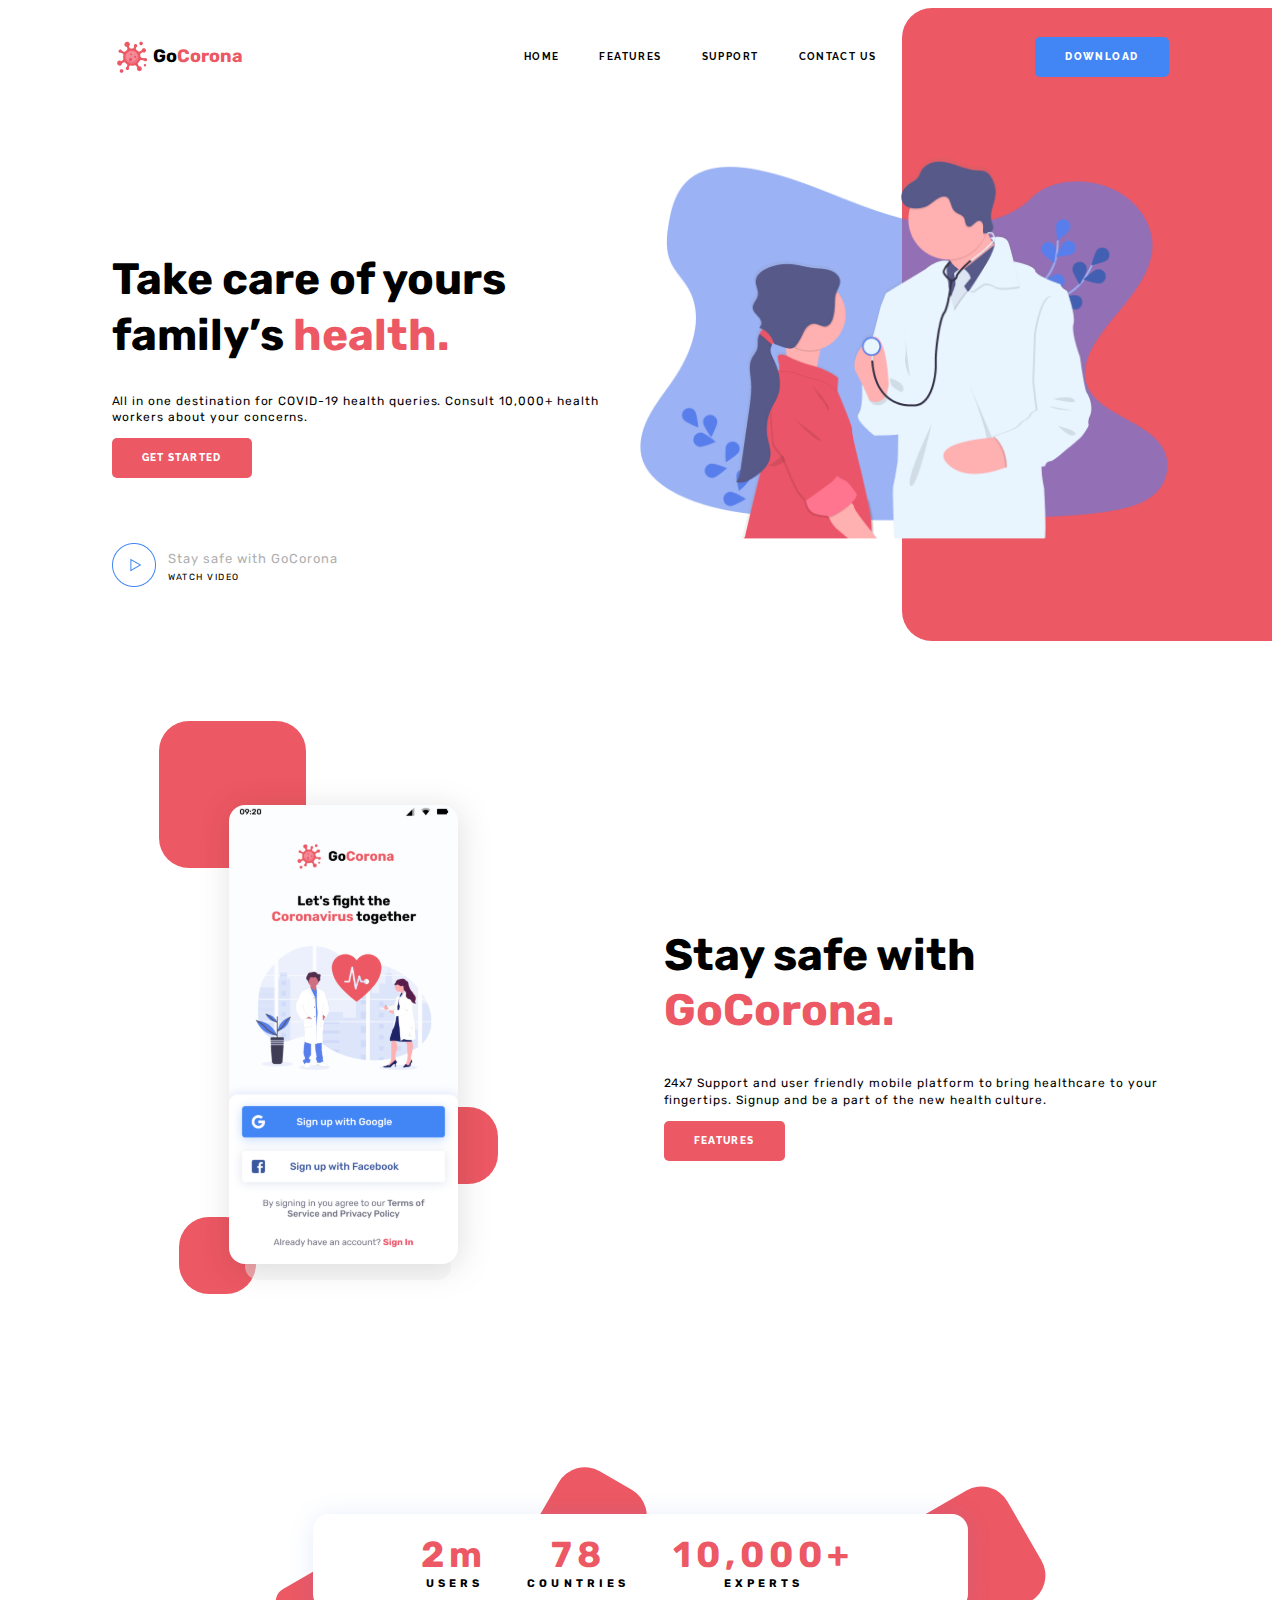
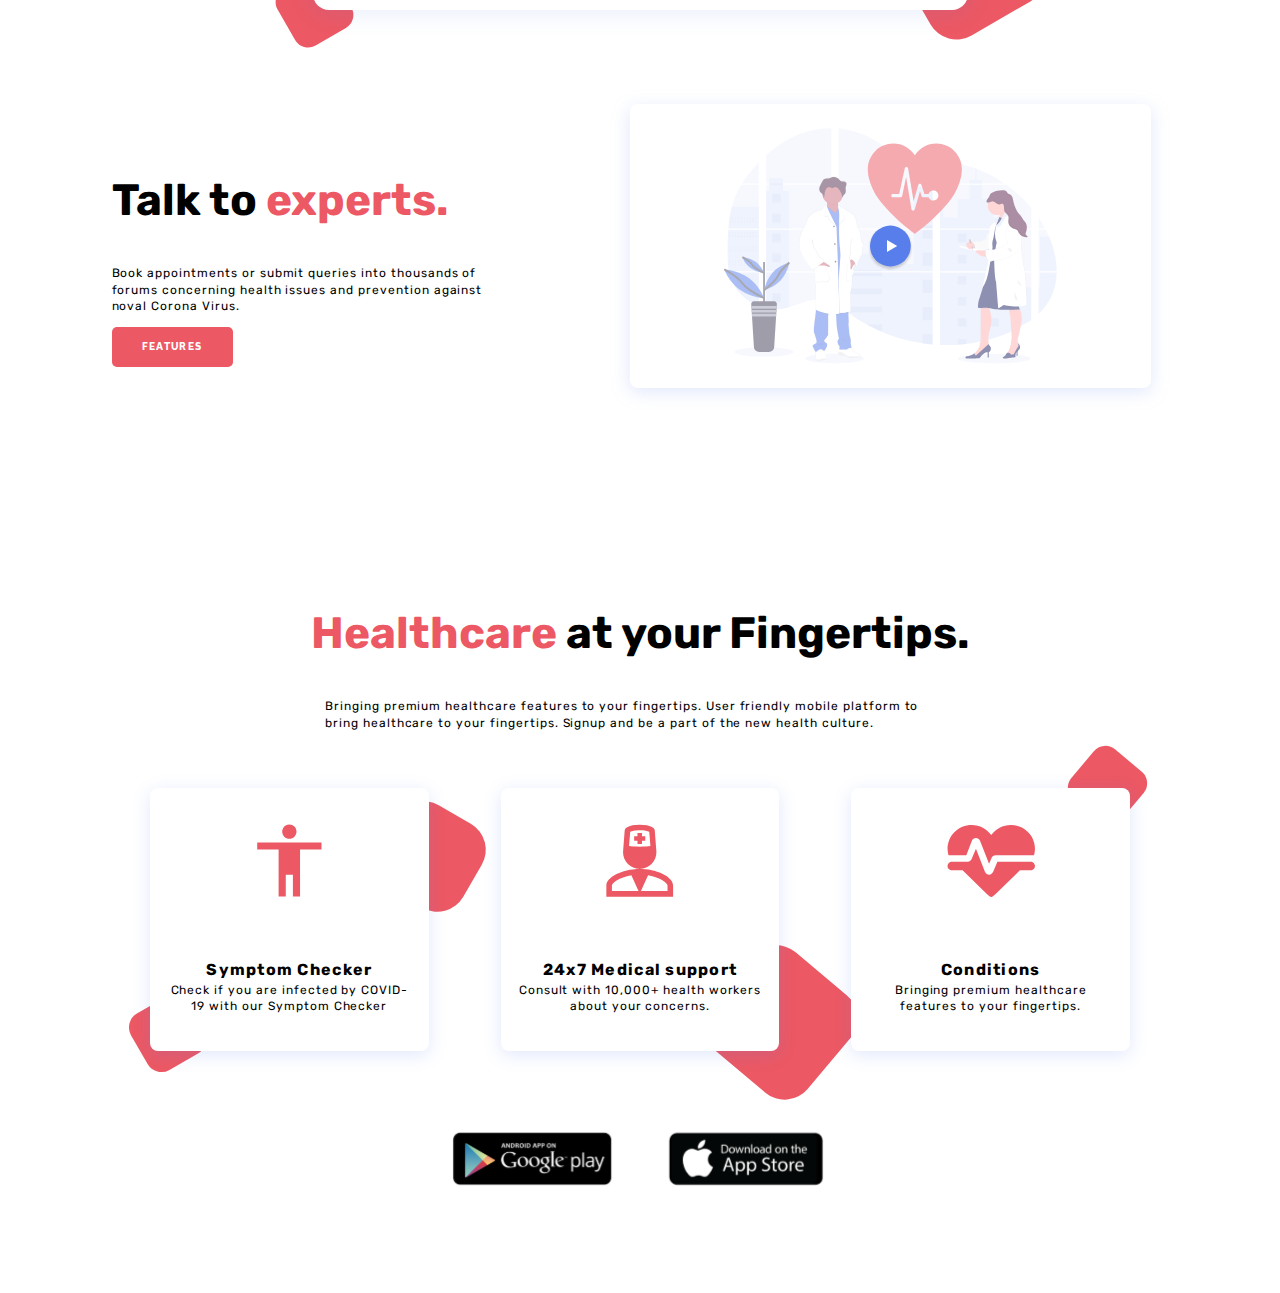
<file: src/index.html>
<!DOCTYPE html>
<html lang="en">
<head>
    <meta charset="UTF-8">
    <meta name="viewport" content="width=device-width, initial-scale=1.0">
    <title>GoCorona Landing Page</title>
    <link rel="preconnect" href="https://fonts.googleapis.com">
<link rel="preconnect" href="https://fonts.gstatic.com" crossorigin>
<link href="https://fonts.googleapis.com/css2?family=Raleway:ital,wght@0,100..900;1,100..900&display=swap" rel="stylesheet">

<link rel="preconnect" href="https://fonts.googleapis.com">
<link rel="preconnect" href="https://fonts.gstatic.com" crossorigin>
<link href="https://fonts.googleapis.com/css2?family=Rubik:ital,wght@0,300..900;1,300..900&display=swap" rel="stylesheet">

    <link rel="stylesheet" href="style.css">
</head>

<body>
    <div class="wrapper">

        <header class="header">
            <div class="header__container">
                <img src="./assets/Group 1.svg">
                <h1 class="header__text">Go<span>Corona</span></h1>
                <nav class="header__menu menu">
                    <ul class="menu__list">
                        <li class="menu__item">Home</li>
                        <li class="menu__item">Features</li>
                        <li class="menu__item">Support</li>
                        <li class="menu__item">Contact Us</li>

                        </li>
                    </ul>
                </nav>
                <div class="header__button">
                    <button class="button button__blue">Download</button>
                </div>
            </div>

        </header>

        <main class="main">

            <section class="get-started">
                <div class="get-started__container">
                    <div class="get-started__content">
                        <div class="block-text">
                            <h1 class="block-text__title">
                                Take care of yours family’s <span>health.</span>
                            </h1>
                            <div class="block-text__text">
                                All in one destination for COVID-19 health queries.  Consult 10,000+ health workers about your concerns.
                            </div>
                            <button class="block-text__button button">Get started</button>
                        </div>
                    </div>

                    <div class="get-started__image">
                        <img src="./assets/doctor_and_patient.png"> 
                    </div>

                    <!--вотч видео-->
                    <div class="get-started__video video-get-started">
                        <div class="video-get-started__icon">
                            <img src="./assets/play_button.png">
                        </div>
                        <div class="video-get-started__body">
                            <div class="video-get-started__title">Stay safe with GoCorona</div>
                            <div class="video-get-started__text">Watch video</div>
                        </div>
                    </div>
                </div>
            </section>

            <section class="stay-safe">
                <div class="stay-safe__container">
                    <div class="stay-safe__media">
                        <div class="media-stay-safe">
                            <div class="media-stay-safe__image">
                                <img src="./assets/app.svg">
                            </div>
                            <div class="media-stay-safe__item_1"></div>
                            <div class="media-stay-safe__item_2"></div>
                            <div class="media-stay-safe__item_3"></div>
                         </div>
                    </div>
                    <div class="stay-safe__content">
                        <div class="stay-safe__block-text block-text">
                            <h2 class="block-text__title">
                                Stay safe with <span>GoCorona.</span>
                            </h2>
                            <div class="block-text__text">
                                24x7 Support and user friendly mobile platform to bring healthcare to your fingertips. Signup and be a part of the new health culture.</div>                            </div>
                            <button class="block-text__button button">Features</button>
                        </div>
                    </div>
                </div> 
            </section>

            <section class = "experts">
                <div class="experts__container">
                    <div class="experts_statistics statistics-experts">
                        <div class="statistics-experts__body body-statistics-experts">
                            <div class="body-statistics-experts__item">
                                <div class="body-statistics-experts__value">2m</div>
                                <div class="body-statistics-experts__text">users</div>
                            </div>
                            <div class="body-statistics-experts__item">
                                <div class="body-statistics-experts__value">78</div>
                                <div class="body-statistics-experts__text">countries</div>
                            </div>
                            <div class="body-statistics-experts__item">
                                <div class="body-statistics-experts__value">10,000+</div>
                                <div class="body-statistics-experts__text">experts</div>
                            </div>

                        </div>
                        <div class="statistics-experts__decor statistics-experts__decor_1"></div>                      
                        <div class="statistics-experts__decor statistics-experts__decor_2"></div>
                        <div class="statistics-experts__decor statistics-experts__decor_3"></div>
                    </div>

                    <div class="experts__body">
                        <div class="experts__content">
                            <div class="experts__block-text block-text">
                                <h2 class="block-text__title">
                                    Talk to <span> experts.</span>
                                </h2>
                                <div class="block-text__text">
                                    Book appointments or submit queries into thousands of forums concerning health issues and prevention against noval Corona Virus. </div>                               
                                    <button class="block-text__button button">Features</button>
                            </div>
                        </div>
                        <div class="body-statistics-experts__video">
                            <img src="./assets/Group 26.svg" class="body-statistics-experts__background-img">
                            <!--<img src="./assets/play.svg" class="body-statistics-experts__button-play">-->
                        </div>
                    </div>
                </div>
            </section>

            <section class="healthcare">
                <div class="healthcare__container">
                    <div class="healthcare__block-text block-text block-text_center">
                        <h2 class="block-text__title">
                            <span>Healthcare </span>at your  Fingertips.
                        </h2>
                        <div class="block-text__text block-text__text_mw">
                            Bringing premium healthcare features to your fingertips. User friendly mobile platform to bring healthcare to your fingertips. Signup and be a part of the new health culture.</div>
                    </div>

                    <div class="healthcare__items">
                        <div class="healthcare__item item-healthcare item-healthcare-1">
                            <div class="item-healthcare__icon">
                                <img src="./assets/man.svg">
                            </div>
                            <div class="item-healthcare__title">
                                Symptom Checker
                            </div>
                            <div class="item-healthcare__text">
                                Check if you are infected by COVID-19 with our Symptom Checker
                            </div>
                        </div>

                        <div class="healthcare__item item-healthcare item-healthcare-2">
                            <div class="item-healthcare__icon">
                                <img src="./assets/doctor_icon.svg">
                            </div>
                            <div class="item-healthcare__title">
                                24x7 Medical support
                            </div>
                            <div class="item-healthcare__text">
                                Consult with 10,000+ health workers about your concerns.
                            </div>
                        </div>

                        <div class="healthcare__item item-healthcare item-healthcare-3">
                            <div class="item-healthcare__icon">
                                <img src="./assets/heart.svg">
                            </div>
                            <div class="item-healthcare__title">
                                Conditions
                            </div>
                            <div class="item-healthcare__text">
                                Bringing premium healthcare features to your fingertips.
                            </div>
                        </div>

                    </div>
                </div>
            </section>        
        </main>
        
        <footer class="footer">
            <div class="footer__container">
                <div class="footer__items">
                    <a href="" class="footer__item">
                        <img src="./assets/image 2.svg">
                    </a>
                    <a href="" class="footer__item">
                        <img src="./assets/image 1.svg">
                    </a>
                </div>
            </div>
        </footer>

    </div>
</body>

</html>
</file>
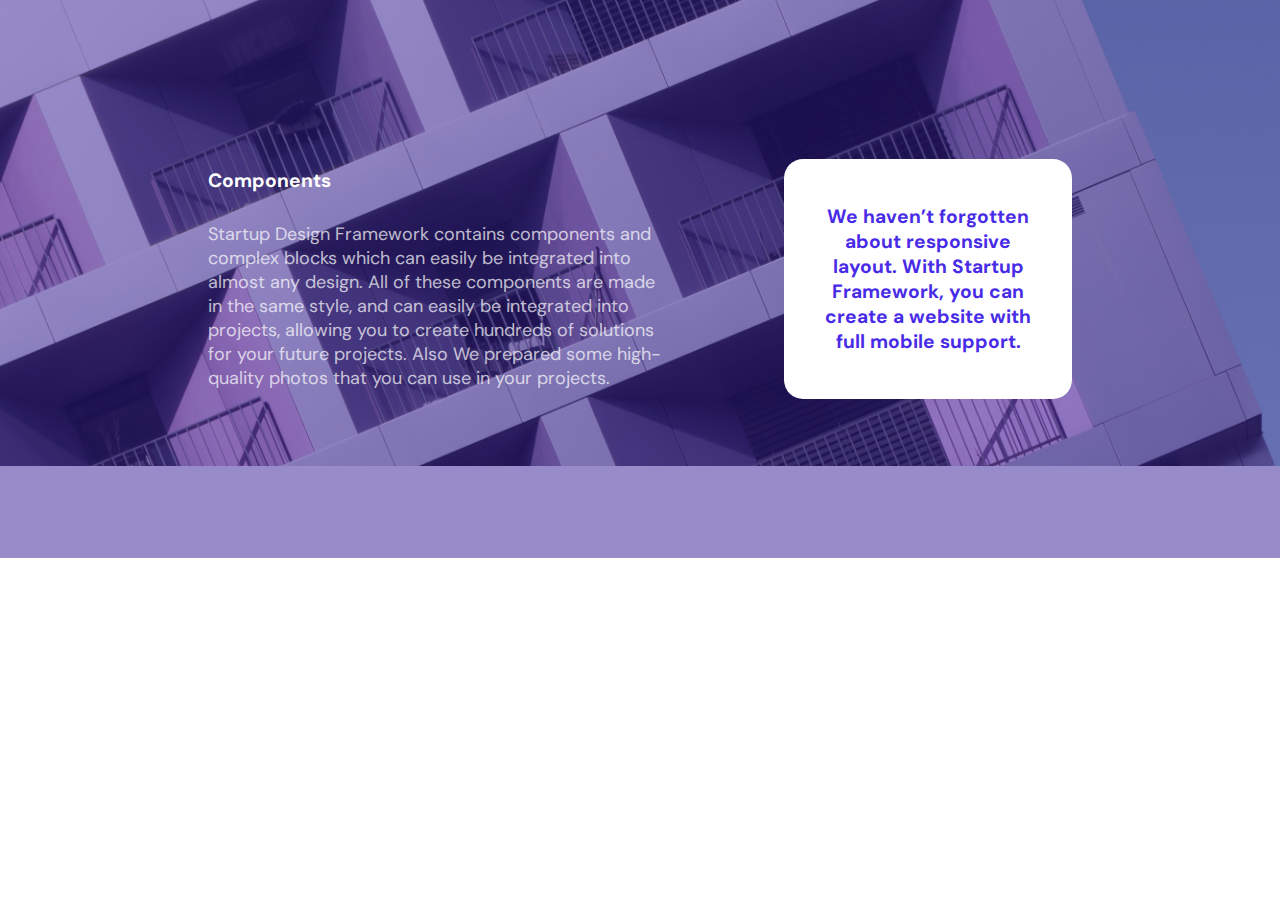
<file: src/contents/contents.html>
<!DOCTYPE html>
<html lang="en">
  <head>
    <meta charset="UTF-8" />
    <meta name="viewport" content="width=device-width, initial-scale=1.0" />
    <title>Contents</title>

    <link rel="stylesheet" href="./contents.css" />
    <link href="https://fonts.googleapis.com/css2?family=DM+Sans:ital,opsz,wght@0,9..40,100..1000;1,9..40,100..1000&display=swap" rel="stylesheet">
  </head>
  <body>
    <main>
        <div class="first">
            <h1 class="title">Components</h1>
            <p class="text">Startup Design Framework contains components and complex blocks which can easily be integrated into almost any design. 
                            All of these components are made in the same style, and can easily be integrated into projects, allowing you to create hundreds of solutions for your future projects.
                            Also We prepared some high-quality photos that you can use in your projects. </p>
        </div>
      <div class="block">
        <div class="block_text">
            We haven’t forgotten about responsive layout. With Startup Framework, you can create a website with full mobile support.
        </div>
      </div>
    </main>
  </body>
</html>
</file>
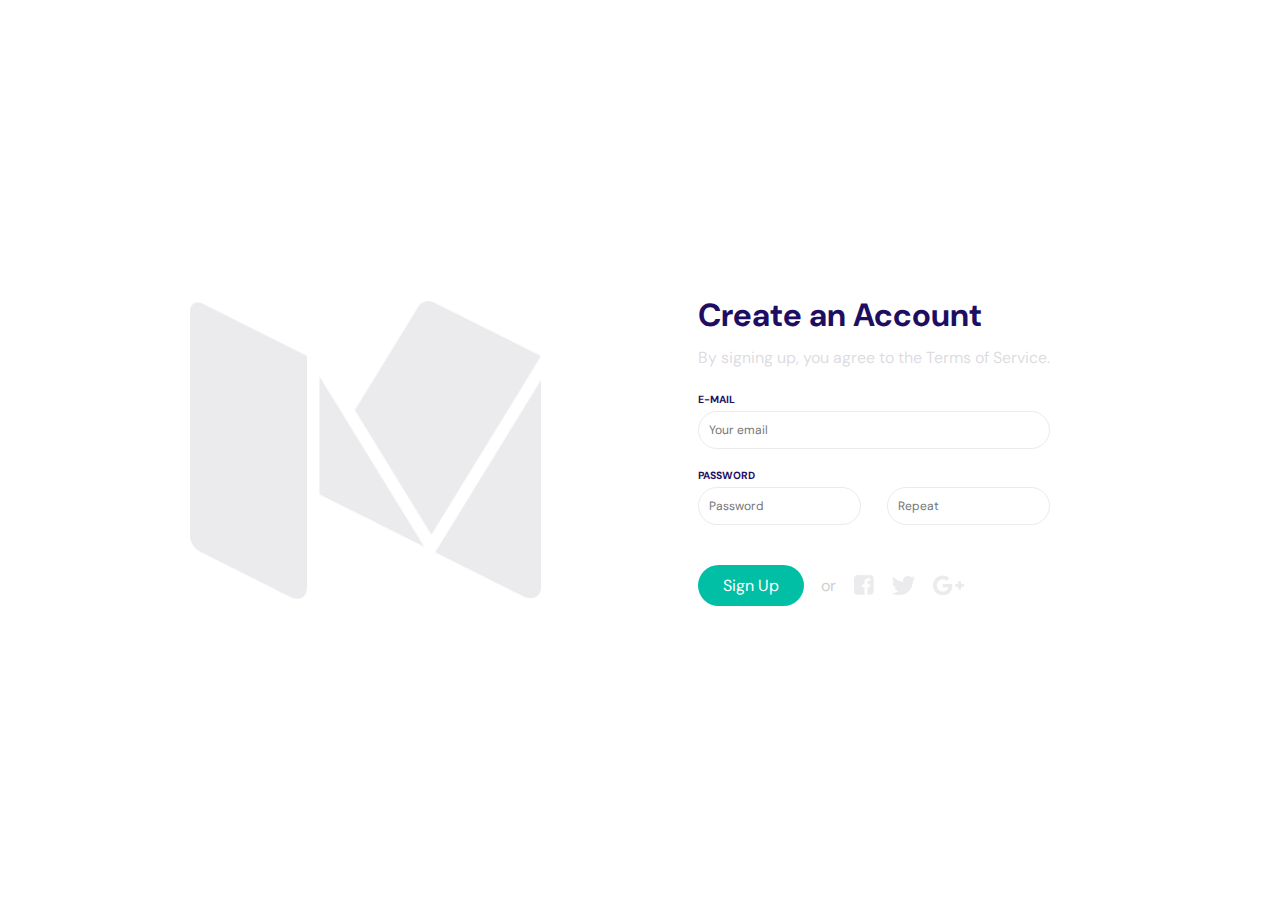
<file: src/forms/forms.html>
<!DOCTYPE html>
<html lang="en">
  <head>
    <meta charset="UTF-8" />
    <meta name="viewport" content="width=device-width, initial-scale=1.0" />
    <title>Forms</title>
    <link href="https://fonts.googleapis.com/css2?family=DM+Sans:ital,opsz,wght@0,9..40,100..1000;1,9..40,100..1000&display=swap" rel="stylesheet">
    <link rel="stylesheet" href="style.css" />

  </head>
  
  <body>
    <div class="container">
        <img src="./logo.png" alt="logo" class="logo">
        <div class="form-container">
            <h1>Create an Account</h1>
            <p>By signing up, you agree to the Terms of Service.</p>
            <form>
                <label for="email">E-mail</label>
                <input type="email" id="email" name="email" placeholder="Your email" required>

                <label for="password">Password</label>

                <div class="passwords">
                    <input type="password" id="password" name="password" placeholder="Password" class="password" required>
                    <input type="password" id="repeat-password" name="repeat-password" placeholder="Repeat" class="password" required>
                </div>

                <div class="social-signup">
                    <button type="submit">Sign Up</button>
                    <p>or</p>
                    <img src="./facebook.png" alt="Facebook" class="icon">
                    <img src="./twitter.png" alt="Twitter" class="icon">
                    <img src="./google.png" alt="Google" class="icon">
                </div>
            </form>
        </div>
    </div>
    <script src="script.js"></script>
  </body>
</html>
</file>
<file: src/style.css>
@import './styles/header_gocorona.css';
@import './styles/section1_gocorona.css';
@import './styles/section2_gocorona.css';
@import './styles/section3_gocorona.css';
@import './styles/section4_gocorona.css';
@import './styles/footer_gocorona.css';


.wrapper {
    overflow: hidden;
    display: flex;
    flex-direction: column;
}

main {
    flex: 1 1 auto;
}

[class*="__container"] {
    max-width: 1057px;
    margin: 0px auto;
    min-height: 114px;
    align-items: center;
}
</file>
<file: src/contents/contents.css>
* {
    font-family: DM Sans;
    font-size: 24px;
    color: white;
    margin: 0;
}

body {
    background-image: url('background.jpg');
    background-repeat: no-repeat;
    background-size: 100%;
}


main {
    width: 100%;
    height: 23.25em;
    background: rgba(47, 24, 147, 0.5);
    display: flex;
    justify-content: center;
    align-items: center;
}

.title {
    margin-bottom: 1.5em;
    font-size: 0.8em;
}

.first {
    width: 19em;
    margin-right: 5em;
}

.text {
    font-size: 0.75em;
    opacity: 0.7;
}

.block {
    width: 12em;
    height: 10em;
    background-color: white;
    border-radius: 0.8em;
    display: flex;
    justify-content: center;
    align-items: center;
}

.block_text {
    width: 11em;
    text-align: center;
    color: #482BE7;
    font-size: 0.8em;
    font-weight: bold;
}
</file>
<file: src/forms/style.css>
* {
    font-family: DM Sans;
}

body {
    display: flex;
    justify-content: center;
    align-items: center;
    height: 100vh;
    margin: 0;
    background-color: white;
}

.container {
    display: flex;
    background-color: white;
    justify-content: center;
    align-items: center;
}

.logo {
    margin-right: 10%;
    width: 30%;
    height: 15%;
}

h1 {
    color: rgba(30, 14, 98, 1);
    margin: 0;
}

p {
    color: #15143966;
    opacity: 40%;
    margin-top: 3%;
    margin-bottom: 7%;
}


.form-container {
    padding: 40px;
    display: flex;
    flex-direction: column;
    justify-content: center;
}

form {
    display: flex;
    flex-direction: column;
}

label {
    font-weight: bold;
    margin-bottom: 5px;
    color: rgba(30, 14, 98, 1);
    text-transform: uppercase;
    font-size: 0.65em;

}

input {
    margin-bottom: 20px;
    padding: 10px;
    border: 1px solid #EBEAED;
    color: #EBEAED;
    border-radius: 24px;
    font-size: 12px;
}

.passwords {
    display: flex;
    justify-content: space-between;
}

.password {
    width: 40%;
}

button {
    padding: 10px;
    width: 30%;
    background-color: #00bfa5;
    border: none;
    border-radius: 24px;
    color: white;
    font-size: 16px;
    cursor: pointer;
    margin-right: 5%;
}

button:hover {
    background-color: #009688;
}

.social-signup {
    margin-top: 20px;
    display: flex;
    align-items: center;
}

.icon {
    height: 20px;
    width: auto;
    margin-right: 5%;
}

.social-signup p {
    margin: 0;
    color: #888;
    margin-right: 5%;
}
</file>
